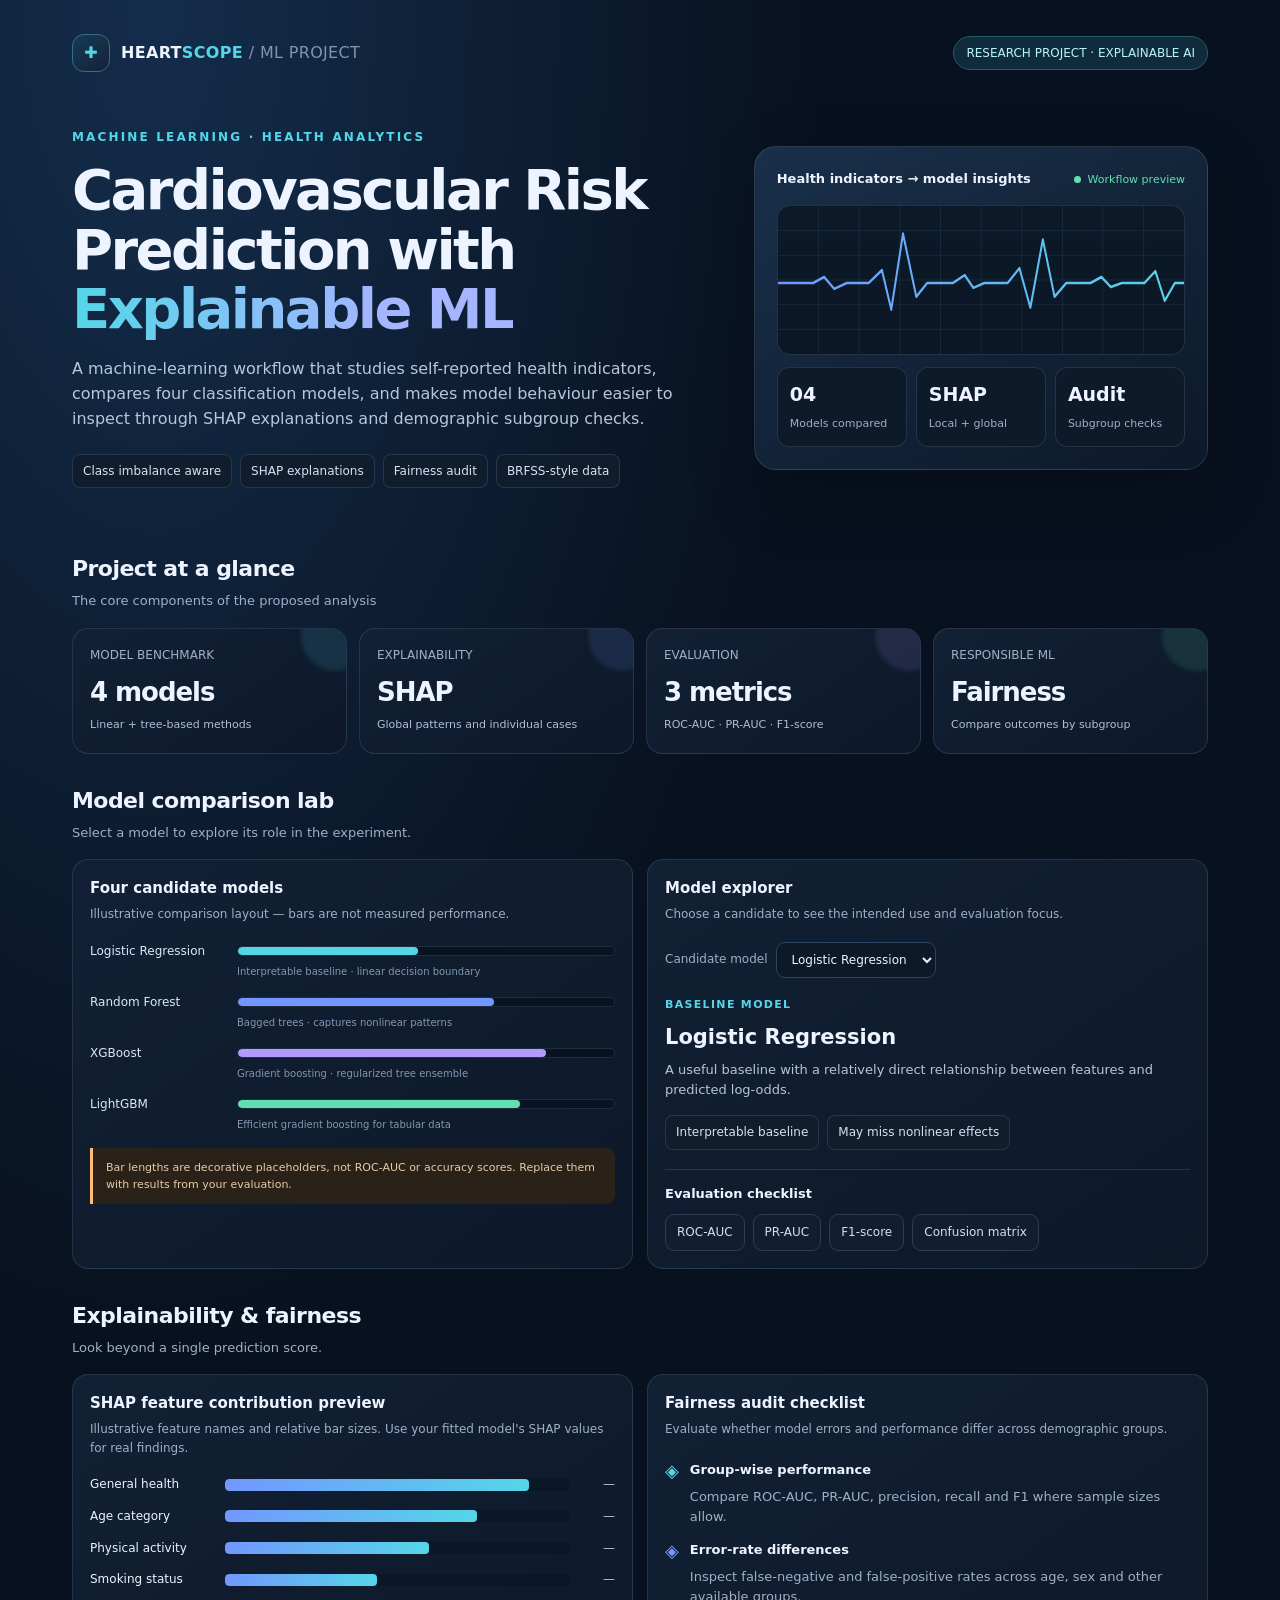
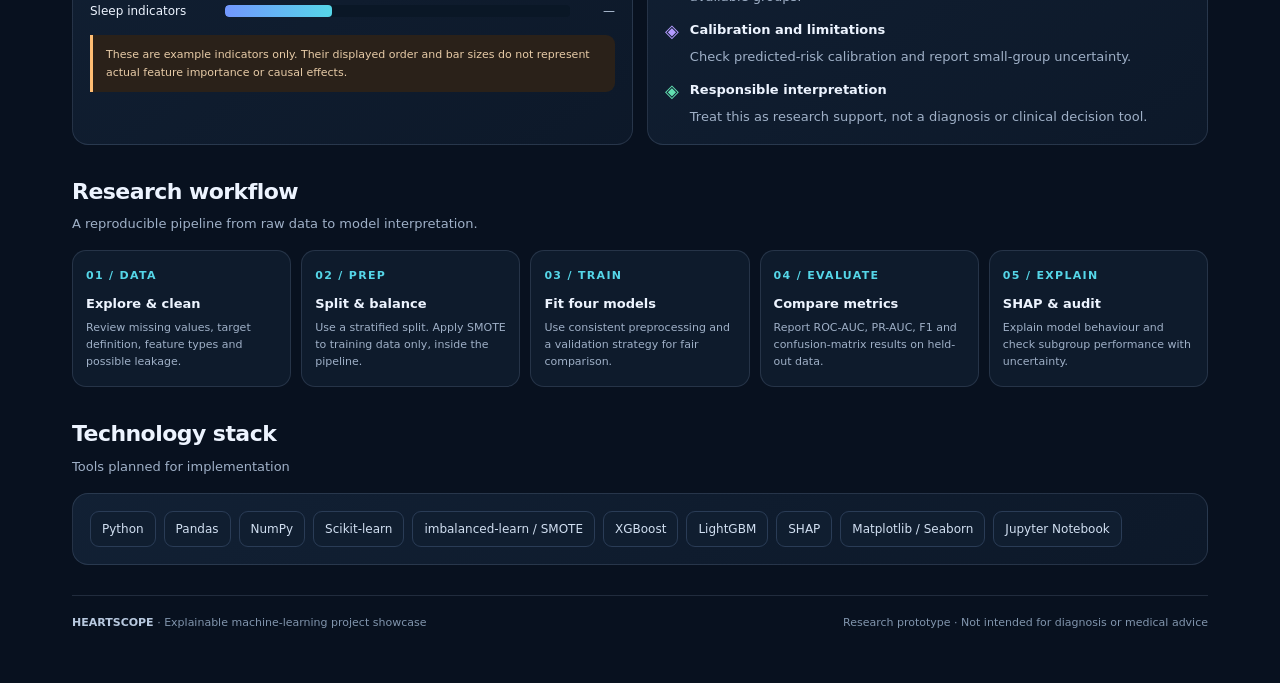
<file: assets/cardiovascular_risk_ml_showcase.html>
<!DOCTYPE html>
<html lang="en">
<head>
<meta charset="UTF-8">
<meta name="viewport" content="width=device-width, initial-scale=1.0">
<title>Cardiovascular Risk | Explainable ML</title>
<style>
  :root {
    --bg:#08111f; --panel:#101d30; --panel2:#13243a; --text:#edf4ff;
    --muted:#9fb0c7; --line:rgba(180,205,239,.14); --cyan:#55d6e8;
    --blue:#7297ff; --violet:#b39aff; --green:#61dfb0; --orange:#ffbd73;
  }
  *{box-sizing:border-box}
  body{margin:0;background:radial-gradient(ellipse at 12% 0%,#142d4b 0,transparent 42%),var(--bg);
       color:var(--text);font-family:Inter,ui-sans-serif,system-ui,-apple-system,"Segoe UI",sans-serif;line-height:1.55}
  .wrap{max-width:1180px;margin:auto;padding:34px 22px 52px}
  .topline{display:flex;justify-content:space-between;align-items:center;gap:14px;margin-bottom:28px}
  .brand{display:flex;align-items:center;gap:11px;font-weight:750;letter-spacing:.02em}
  .brand-icon{width:38px;height:38px;display:grid;place-items:center;border:1px solid #3b6b88;border-radius:12px;
    color:var(--cyan);background:linear-gradient(145deg,#153b52,#15213a)}
  .tag{font-size:12px;color:#b9f4fa;border:1px solid #285968;background:#102b3b;border-radius:999px;padding:7px 12px;white-space:nowrap}
  .hero{display:grid;grid-template-columns:1.18fr .82fr;gap:28px;align-items:center;padding:28px 0 34px}
  .eyebrow{color:var(--cyan);font-size:12px;text-transform:uppercase;letter-spacing:.18em;font-weight:800}
  h1{font-size:clamp(32px,5vw,56px);line-height:1.07;letter-spacing:-.045em;margin:13px 0 18px;max-width:720px}
  .gradient{background:linear-gradient(90deg,var(--cyan),#a5b5ff 70%);-webkit-background-clip:text;background-clip:text;color:transparent}
  .lead{color:#b7c6da;font-size:16px;max-width:660px;margin:0 0 22px}
  .chips{display:flex;flex-wrap:wrap;gap:8px}
  .chip{font-size:12px;border:1px solid var(--line);color:#d6e2f4;padding:7px 10px;border-radius:8px;background:#101d2d}
  .hero-visual{border:1px solid var(--line);border-radius:22px;background:linear-gradient(150deg,rgba(28,52,79,.9),rgba(13,25,42,.94));padding:22px;box-shadow:0 24px 70px #0003}
  .visual-head{display:flex;justify-content:space-between;align-items:center;margin-bottom:16px;font-size:13px}
  .live-dot{color:var(--green);font-size:11px}.live-dot:before{content:"";display:inline-block;width:7px;height:7px;background:var(--green);border-radius:50%;margin-right:7px}
  .pulse-wrap{height:150px;position:relative;overflow:hidden;border-radius:14px;background:linear-gradient(180deg,#0b1928,#0b1725);border:1px solid var(--line)}
  .pulse-wrap svg{width:100%;height:100%}
  .mini-grid{display:grid;grid-template-columns:repeat(3,1fr);gap:9px;margin-top:12px}
  .mini{background:#0d1a2a;border:1px solid var(--line);border-radius:12px;padding:12px}
  .mini strong{display:block;font-size:19px}.mini span{font-size:11px;color:var(--muted)}
  .section{margin-top:30px}
  .section-head{display:flex;justify-content:space-between;align-items:end;gap:15px;margin-bottom:16px}
  h2{font-size:22px;letter-spacing:-.025em;margin:0}
  .sub{color:var(--muted);font-size:13px;margin-top:5px}
  .grid4{display:grid;grid-template-columns:repeat(4,1fr);gap:12px}
  .card{background:linear-gradient(145deg,rgba(18,33,53,.98),rgba(13,25,42,.98));border:1px solid var(--line);border-radius:16px;padding:17px}
  .metric-card{min-height:126px;position:relative;overflow:hidden}
  .metric-card:after{content:"";position:absolute;width:70px;height:70px;border-radius:50%;right:-25px;top:-28px;background:var(--glow,#55d6e8);opacity:.12;filter:blur(2px)}
  .metric-label{color:var(--muted);font-size:12px}.metric-value{font-size:26px;font-weight:800;letter-spacing:-.04em;margin:8px 0 4px}
  .metric-note{font-size:11px;color:#aebfd4}
  .two-col{display:grid;grid-template-columns:1fr 1fr;gap:14px}
  .panel-title{font-size:15px;font-weight:750;margin:0 0 5px}.panel-desc{font-size:12px;color:var(--muted);margin:0 0 18px}
  .model-list{display:grid;gap:13px}
  .model-row{display:grid;grid-template-columns:135px 1fr;gap:12px;align-items:center;font-size:12px}
  .model-name{color:#dbe7f7}.bar-track{height:10px;background:#071321;border:1px solid var(--line);border-radius:99px;overflow:hidden}
  .bar{height:100%;width:0;border-radius:99px;transition:width .5s ease}
  .model-row small{grid-column:2;color:#8297b1;margin-top:-8px;font-size:10px}
  .select-wrap{display:flex;gap:8px;align-items:center;flex-wrap:wrap;margin:12px 0 18px}
  select{background:#0b1929;color:var(--text);border:1px solid #2b4562;padding:9px 11px;border-radius:9px;font:inherit;font-size:12px}
  .btn{border:1px solid #2c6575;background:#123546;color:#c9f8fb;padding:9px 12px;border-radius:9px;cursor:pointer;font:inherit;font-size:12px}
  .btn:hover{background:#17465a}
  .shap-row{display:grid;grid-template-columns:125px 1fr 35px;gap:10px;align-items:center;margin:13px 0;font-size:12px}
  .shap-track{height:12px;border-radius:4px;background:#0a1726;overflow:hidden}
  .shap-fill{height:100%;border-radius:4px;background:linear-gradient(90deg,var(--blue),var(--cyan));transition:width .35s ease}
  .shap-value{text-align:right;color:#b8c8dd;font-variant-numeric:tabular-nums}
  .note{margin-top:15px;padding:11px 13px;border-left:3px solid var(--orange);background:#2a2119;border-radius:0 9px 9px 0;color:#e7cba7;font-size:11px}
  .workflow{display:grid;grid-template-columns:repeat(5,1fr);gap:10px}
  .step{padding:16px 13px;border:1px solid var(--line);background:#0e1b2c;border-radius:14px;min-height:125px}
  .step-num{font-size:11px;color:var(--cyan);font-weight:800;letter-spacing:.12em}
  .step h3{font-size:13px;margin:10px 0 5px}.step p{font-size:11px;color:var(--muted);margin:0}
  .techs{display:flex;flex-wrap:wrap;gap:8px}
  .tech{border:1px solid #2a3c56;background:#101e30;padding:8px 11px;border-radius:9px;font-size:12px;color:#d1dff1}
  .footer{display:flex;justify-content:space-between;gap:16px;border-top:1px solid var(--line);margin-top:30px;padding-top:18px;color:#8195ad;font-size:11px}
  .footer strong{color:#b8c9df}
  @media(max-width:850px){.hero{grid-template-columns:1fr}.grid4{grid-template-columns:repeat(2,1fr)}.workflow{grid-template-columns:repeat(2,1fr)}}
  @media(max-width:580px){.wrap{padding:20px 14px 35px}.topline{align-items:flex-start}.tag{white-space:normal;text-align:center}.two-col{grid-template-columns:1fr}.grid4{gap:8px}.card{padding:14px}.model-row{grid-template-columns:110px 1fr}.shap-row{grid-template-columns:105px 1fr 30px}.workflow{grid-template-columns:1fr 1fr}.footer{flex-direction:column}.mini strong{font-size:16px}}
  @media(prefers-reduced-motion:reduce){*{transition:none!important;scroll-behavior:auto!important}}
</style>
</head>
<body>
<div class="wrap">
  <header class="topline">
    <div class="brand"><div class="brand-icon">✚</div><span>HEART<span style="color:var(--cyan)">SCOPE</span> <span style="color:#8195ad;font-weight:500">/ ML PROJECT</span></span></div>
    <div class="tag">RESEARCH PROJECT · EXPLAINABLE AI</div>
  </header>

  <section class="hero">
    <div>
      <div class="eyebrow">Machine Learning · Health Analytics</div>
      <h1>Cardiovascular Risk Prediction with <span class="gradient">Explainable ML</span></h1>
      <p class="lead">A machine-learning workflow that studies self-reported health indicators, compares four classification models, and makes model behaviour easier to inspect through SHAP explanations and demographic subgroup checks.</p>
      <div class="chips">
        <span class="chip">Class imbalance aware</span><span class="chip">SHAP explanations</span>
        <span class="chip">Fairness audit</span><span class="chip">BRFSS-style data</span>
      </div>
    </div>
    <div class="hero-visual">
      <div class="visual-head"><strong>Health indicators → model insights</strong><span class="live-dot">Workflow preview</span></div>
      <div class="pulse-wrap">
        <svg viewBox="0 0 520 150" preserveAspectRatio="none" role="img" aria-label="Decorative ECG-inspired line representing health data">
          <defs><linearGradient id="ecg" x1="0" x2="1"><stop stop-color="#7297ff"/><stop offset="1" stop-color="#55d6e8"/></linearGradient></defs>
          <g stroke="#31506b" stroke-width=".7" opacity=".5">
            <path d="M0 25H520M0 50H520M0 75H520M0 100H520M0 125H520"/>
            <path d="M52 0V150M104 0V150M156 0V150M208 0V150M260 0V150M312 0V150M364 0V150M416 0V150M468 0V150"/>
          </g>
          <path d="M0 78 L45 78 L59 72 L72 84 L88 78 L116 78 L133 65 L145 105 L160 28 L177 92 L191 78 L224 78 L239 70 L250 83 L264 78 L294 78 L309 63 L323 103 L339 34 L354 92 L369 78 L400 78 L414 72 L426 82 L440 78 L469 78 L483 66 L495 96 L508 78 L520 78" fill="none" stroke="url(#ecg)" stroke-width="2.6" stroke-linecap="round" stroke-linejoin="round"/>
        </svg>
      </div>
      <div class="mini-grid">
        <div class="mini"><strong>04</strong><span>Models compared</span></div>
        <div class="mini"><strong>SHAP</strong><span>Local + global</span></div>
        <div class="mini"><strong>Audit</strong><span>Subgroup checks</span></div>
      </div>
    </div>
  </section>

  <section class="section">
    <div class="section-head"><div><h2>Project at a glance</h2><div class="sub">The core components of the proposed analysis</div></div></div>
    <div class="grid4">
      <div class="card metric-card" style="--glow:var(--cyan)"><div class="metric-label">MODEL BENCHMARK</div><div class="metric-value">4 models</div><div class="metric-note">Linear + tree-based methods</div></div>
      <div class="card metric-card" style="--glow:var(--blue)"><div class="metric-label">EXPLAINABILITY</div><div class="metric-value">SHAP</div><div class="metric-note">Global patterns and individual cases</div></div>
      <div class="card metric-card" style="--glow:var(--violet)"><div class="metric-label">EVALUATION</div><div class="metric-value">3 metrics</div><div class="metric-note">ROC-AUC · PR-AUC · F1-score</div></div>
      <div class="card metric-card" style="--glow:var(--green)"><div class="metric-label">RESPONSIBLE ML</div><div class="metric-value">Fairness</div><div class="metric-note">Compare outcomes by subgroup</div></div>
    </div>
  </section>

  <section class="section">
    <div class="section-head"><div><h2>Model comparison lab</h2><div class="sub">Select a model to explore its role in the experiment.</div></div></div>
    <div class="two-col">
      <div class="card">
        <div class="panel-title">Four candidate models</div><p class="panel-desc">Illustrative comparison layout — bars are not measured performance.</p>
        <div class="model-list">
          <div class="model-row"><span class="model-name">Logistic Regression</span><div class="bar-track"><div class="bar" style="width:48%;background:var(--cyan)"></div></div><small>Interpretable baseline · linear decision boundary</small></div>
          <div class="model-row"><span class="model-name">Random Forest</span><div class="bar-track"><div class="bar" style="width:68%;background:var(--blue)"></div></div><small>Bagged trees · captures nonlinear patterns</small></div>
          <div class="model-row"><span class="model-name">XGBoost</span><div class="bar-track"><div class="bar" style="width:82%;background:var(--violet)"></div></div><small>Gradient boosting · regularized tree ensemble</small></div>
          <div class="model-row"><span class="model-name">LightGBM</span><div class="bar-track"><div class="bar" style="width:75%;background:var(--green)"></div></div><small>Efficient gradient boosting for tabular data</small></div>
        </div>
        <div class="note">Bar lengths are decorative placeholders, not ROC-AUC or accuracy scores. Replace them with results from your evaluation.</div>
      </div>
      <div class="card">
        <div class="panel-title">Model explorer</div><p class="panel-desc">Choose a candidate to see the intended use and evaluation focus.</p>
        <div class="select-wrap"><label for="modelSelect" style="font-size:12px;color:var(--muted)">Candidate model</label>
          <select id="modelSelect" aria-label="Choose machine learning model">
            <option value="lr">Logistic Regression</option><option value="rf">Random Forest</option>
            <option value="xgb">XGBoost</option><option value="lgbm">LightGBM</option>
          </select>
        </div>
        <div id="modelDetail" aria-live="polite">
          <div style="color:var(--cyan);font-size:11px;font-weight:800;letter-spacing:.12em">BASELINE MODEL</div>
          <h3 style="margin:8px 0 7px;font-size:21px">Logistic Regression</h3>
          <p id="modelDescription" style="color:#b5c5d9;font-size:13px;margin:0 0 15px">A useful baseline with a relatively direct relationship between features and predicted log-odds.</p>
          <div class="chips"><span class="chip" id="modelStrength">Interpretable baseline</span><span class="chip" id="modelCaution">May miss nonlinear effects</span></div>
        </div>
        <div style="margin-top:19px;border-top:1px solid var(--line);padding-top:14px">
          <div class="panel-title" style="font-size:13px">Evaluation checklist</div>
          <div style="display:flex;gap:8px;flex-wrap:wrap;margin-top:10px"><span class="tech">ROC-AUC</span><span class="tech">PR-AUC</span><span class="tech">F1-score</span><span class="tech">Confusion matrix</span></div>
        </div>
      </div>
    </div>
  </section>

  <section class="section">
    <div class="section-head"><div><h2>Explainability & fairness</h2><div class="sub">Look beyond a single prediction score.</div></div></div>
    <div class="two-col">
      <div class="card">
        <div class="panel-title">SHAP feature contribution preview</div>
        <p class="panel-desc">Illustrative feature names and relative bar sizes. Use your fitted model's SHAP values for real findings.</p>
        <div class="shap-row"><span>General health</span><div class="shap-track"><div class="shap-fill" style="width:88%"></div></div><span class="shap-value">—</span></div>
        <div class="shap-row"><span>Age category</span><div class="shap-track"><div class="shap-fill" style="width:73%"></div></div><span class="shap-value">—</span></div>
        <div class="shap-row"><span>Physical activity</span><div class="shap-track"><div class="shap-fill" style="width:59%"></div></div><span class="shap-value">—</span></div>
        <div class="shap-row"><span>Smoking status</span><div class="shap-track"><div class="shap-fill" style="width:44%"></div></div><span class="shap-value">—</span></div>
        <div class="shap-row"><span>Sleep indicators</span><div class="shap-track"><div class="shap-fill" style="width:31%"></div></div><span class="shap-value">—</span></div>
        <div class="note">These are example indicators only. Their displayed order and bar sizes do not represent actual feature importance or causal effects.</div>
      </div>
      <div class="card">
        <div class="panel-title">Fairness audit checklist</div><p class="panel-desc">Evaluate whether model errors and performance differ across demographic groups.</p>
        <div style="display:grid;gap:10px">
          <div style="display:flex;gap:11px;align-items:flex-start"><div style="color:var(--cyan);font-size:18px">◈</div><div><strong style="font-size:13px">Group-wise performance</strong><div class="sub">Compare ROC-AUC, PR-AUC, precision, recall and F1 where sample sizes allow.</div></div></div>
          <div style="display:flex;gap:11px;align-items:flex-start"><div style="color:var(--blue);font-size:18px">◈</div><div><strong style="font-size:13px">Error-rate differences</strong><div class="sub">Inspect false-negative and false-positive rates across age, sex and other available groups.</div></div></div>
          <div style="display:flex;gap:11px;align-items:flex-start"><div style="color:var(--violet);font-size:18px">◈</div><div><strong style="font-size:13px">Calibration and limitations</strong><div class="sub">Check predicted-risk calibration and report small-group uncertainty.</div></div></div>
          <div style="display:flex;gap:11px;align-items:flex-start"><div style="color:var(--green);font-size:18px">◈</div><div><strong style="font-size:13px">Responsible interpretation</strong><div class="sub">Treat this as research support, not a diagnosis or clinical decision tool.</div></div></div>
        </div>
      </div>
    </div>
  </section>

  <section class="section">
    <div class="section-head"><div><h2>Research workflow</h2><div class="sub">A reproducible pipeline from raw data to model interpretation.</div></div></div>
    <div class="workflow">
      <div class="step"><div class="step-num">01 / DATA</div><h3>Explore & clean</h3><p>Review missing values, target definition, feature types and possible leakage.</p></div>
      <div class="step"><div class="step-num">02 / PREP</div><h3>Split & balance</h3><p>Use a stratified split. Apply SMOTE to training data only, inside the pipeline.</p></div>
      <div class="step"><div class="step-num">03 / TRAIN</div><h3>Fit four models</h3><p>Use consistent preprocessing and a validation strategy for fair comparison.</p></div>
      <div class="step"><div class="step-num">04 / EVALUATE</div><h3>Compare metrics</h3><p>Report ROC-AUC, PR-AUC, F1 and confusion-matrix results on held-out data.</p></div>
      <div class="step"><div class="step-num">05 / EXPLAIN</div><h3>SHAP & audit</h3><p>Explain model behaviour and check subgroup performance with uncertainty.</p></div>
    </div>
  </section>

  <section class="section">
    <div class="section-head"><div><h2>Technology stack</h2><div class="sub">Tools planned for implementation</div></div></div>
    <div class="card"><div class="techs">
      <span class="tech">Python</span><span class="tech">Pandas</span><span class="tech">NumPy</span>
      <span class="tech">Scikit-learn</span><span class="tech">imbalanced-learn / SMOTE</span>
      <span class="tech">XGBoost</span><span class="tech">LightGBM</span><span class="tech">SHAP</span>
      <span class="tech">Matplotlib / Seaborn</span><span class="tech">Jupyter Notebook</span>
    </div></div>
  </section>

  <footer class="footer">
    <div><strong>HEARTSCOPE</strong> · Explainable machine-learning project showcase</div>
    <div>Research prototype · Not intended for diagnosis or medical advice</div>
  </footer>
</div>
<script>
const models = {
  lr: {label:"BASELINE MODEL", name:"Logistic Regression",
    description:"A useful baseline with a relatively direct relationship between features and predicted log-odds.",
    strength:"Interpretable baseline", caution:"May miss nonlinear effects"},
  rf: {label:"BAGGED TREE ENSEMBLE", name:"Random Forest",
    description:"Combines many decision trees and can capture nonlinear relationships and feature interactions.",
    strength:"Flexible nonlinear model", caution:"Can be harder to explain directly"},
  xgb: {label:"GRADIENT BOOSTING", name:"XGBoost",
    description:"Builds trees sequentially to correct prior errors, with regularization options to help control overfitting.",
    strength:"Strong tabular-data candidate", caution:"Requires careful tuning"},
  lgbm: {label:"EFFICIENT BOOSTING", name:"LightGBM",
    description:"A gradient-boosting framework designed for efficient training on structured datasets.",
    strength:"Training efficiency", caution:"Check overfitting and calibration"}
};
const select = document.getElementById("modelSelect");
select.addEventListener("change", () => {
  const m = models[select.value];
  document.querySelector("#modelDetail > div").textContent = m.label;
  document.querySelector("#modelDetail h3").textContent = m.name;
  document.getElementById("modelDescription").textContent = m.description;
  document.getElementById("modelStrength").textContent = m.strength;
  document.getElementById("modelCaution").textContent = m.caution;
});
</script>
</body>
</html>
</file>
